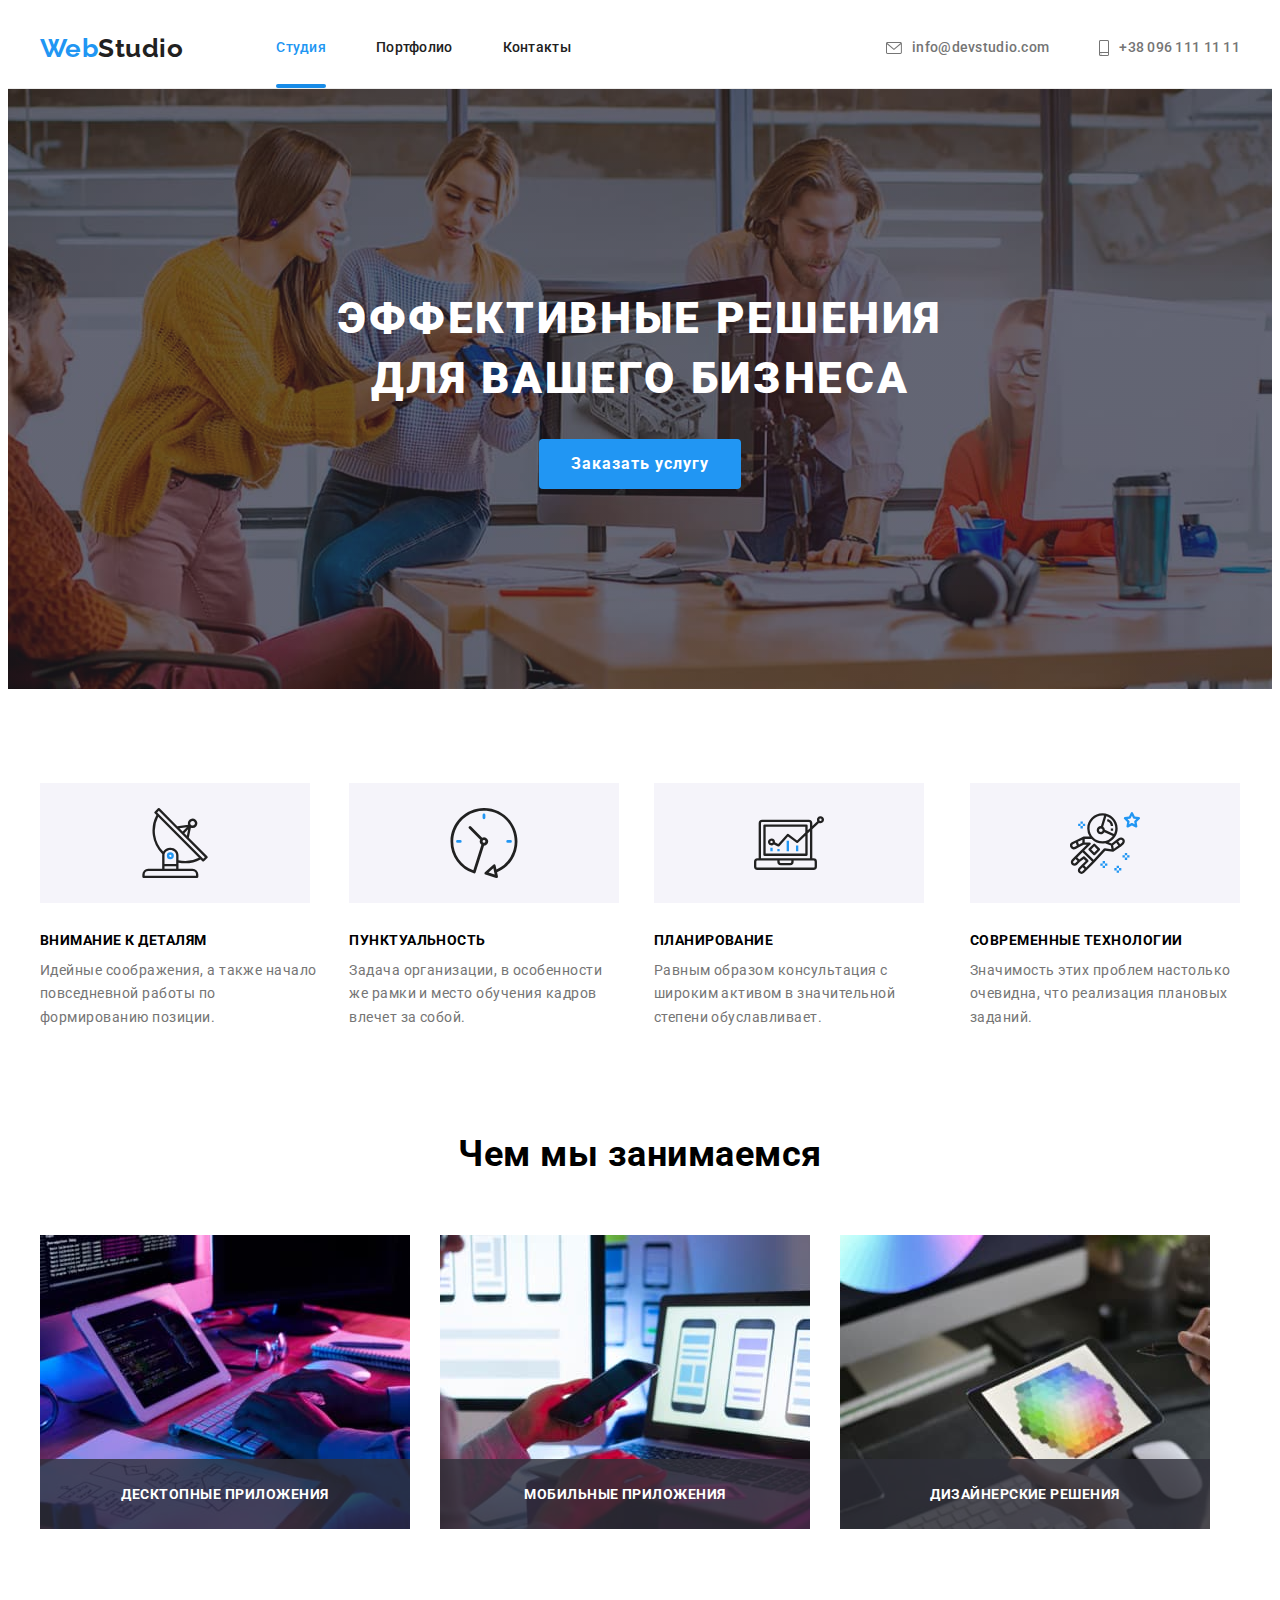
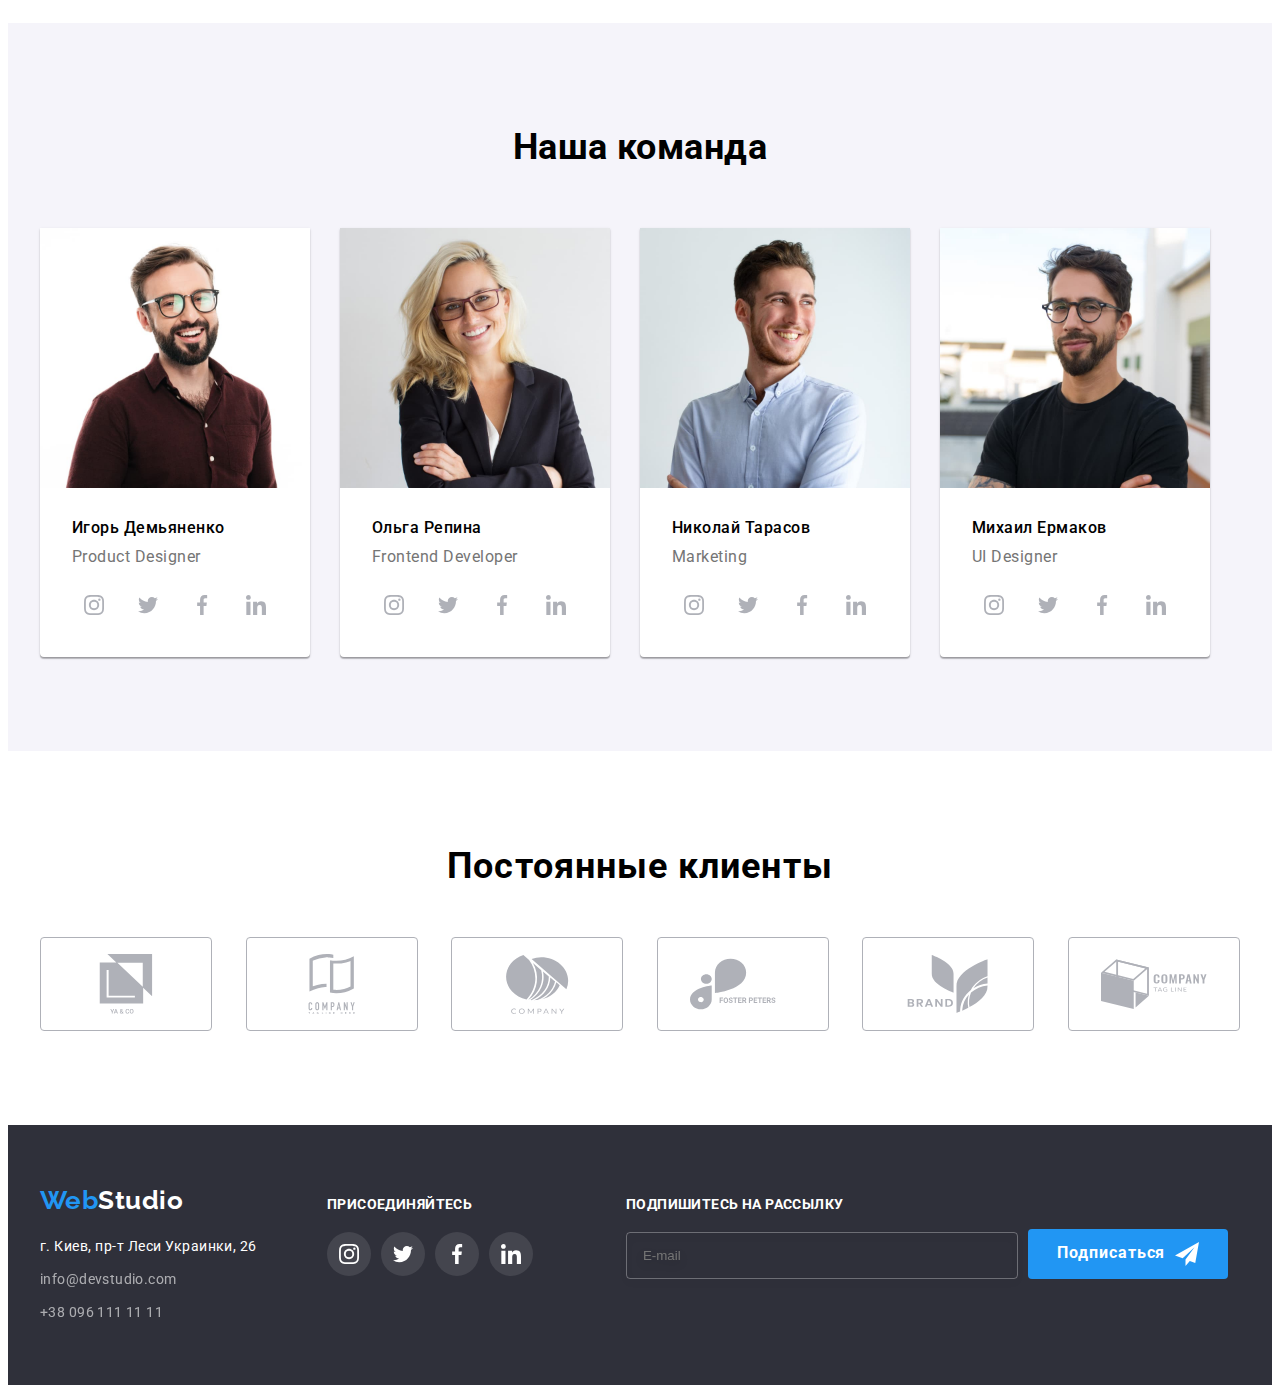
<file: index.html>
<!DOCTYPE html>
<html lang="ru">
  <head>
    <meta charset="UTF-8" />
    <meta http-equiv="X-UA-Compatible" content="IE=edge" />
    <meta name="viewport" content="width=device-width, initial-scale=1.0" />
    <title>Homework7</title>
    <link rel="preconnect" href="https://fonts.googleapis.com" />
    <link rel="preconnect" href="https://fonts.gstatic.com" crossorigin />
    <link
      href="https://fonts.googleapis.com/css2?family=Raleway:wght@700&family=Roboto:wght@400;500;700;900&display=swap"
      rel="stylesheet"
    />
    <link
      rel="stylesheet"
      href="https://cdnjs.cloudflare.com/ajax/libs/modern-normalize/1.1.0/modern-normalize.min.css"
      integrity="sha512-wpPYUAdjBVSE4KJnH1VR1HeZfpl1ub8YT/NKx4PuQ5NmX2tKuGu6U/JRp5y+Y8XG2tV+wKQpNHVUX03MfMFn9Q=="
      crossorigin="anonymous"
      referrerpolicy="no-referrer"
    />
    <link rel="stylesheet" href="./css/main.min.css" />
  </head>
  <body>
    <!--Шапка-->
    <header class="header">
      <div class="container header__inner">
        <nav class="header__nav">
          <a class="logo" href="./index.html"><span class="logo__web">Web</span>Studio</a>
          <ul class="list header__list-nav">
            <li class="item">
              <a
                class="header__link header__link--line header__link--index-page"
                href="./index.html"
                >Студия</a
              >
            </li>
            <li class="item">
              <a class="header__link header__link--line" href="./portfolio.html">Портфолио</a>
            </li>
            <li class="item"><a class="header__link header__link--line" href="#">Контакты</a></li>
          </ul>
        </nav>
        <ul class="list header__list-contact">
          <li class="item header__item-contact">
            <a
              class="header__link header__link-contact header__svg"
              href="mailto:info@devstudio.com"
            >
              <svg width="16" height="12" class="header__icon">
                <use href="./img/icons.svg#icon-list"></use>
              </svg>
              info@devstudio.com</a
            >
          </li>
          <li class="item header__item-contact">
            <a class="header__link header__link-contact header__svg" href="tel:+380961111111">
              <svg width="10" height="16" class="header__icon">
                <use href="./img/icons.svg#icon-phone"></use>
              </svg>
              +38 096 111 11 11</a
            >
          </li>
        </ul>
      </div>
    </header>

    <main>
      <!--Окно призыва к действию-->
      <section class="hero">
        <div class="container">
          <h1 class="hero__title">Эффективные решения<br />для вашего бизнеса</h1>
          <button data-modal-open class="hero__btn" type="button">Заказать услугу</button>
        </div>
      </section>

      <!--Что мы предлагаем?-->
      <section class="section section__padding">
        <div class="container">
          <h2 class="visually-hidden">Что мы предлагаем?</h2>
          <ul class="list features">
            <li class="item">
              <div class="features__icon">
                <svg width="70" height="70">
                  <use href="./img/icons.svg#icon-antenna"></use>
                </svg>
              </div>
              <h3 class="features__title">Внимание к деталям</h3>
              <p class="features__text">
                Идейные соображения, а также начало повседневной работы по формированию позиции.
              </p>
            </li>
            <li class="item">
              <div class="features__icon">
                <svg width="70" height="70">
                  <use href="./img/icons.svg#icon-clock"></use>
                </svg>
              </div>
              <h3 class="features__title">Пунктуальность</h3>
              <p class="features__text">
                Задача организации, в особенности же рамки и место обучения кадров влечет за собой.
              </p>
            </li>
            <li class="item">
              <div class="features__icon">
                <svg width="70" height="70">
                  <use href="./img/icons.svg#icon-diagram"></use>
                </svg>
              </div>
              <h3 class="features__title">Планирование</h3>
              <p class="features__text">
                Равным образом консультация с широким активом в значительной степени обуславливает.
              </p>
            </li>
            <li class="item">
              <div class="features__icon">
                <svg width="70" height="70">
                  <use href="./img/icons.svg#icon-astronaut"></use>
                </svg>
              </div>
              <h3 class="features__title">Современные технологии</h3>
              <p class="features__text">
                Значимость этих проблем настолько очевидна, что реализация плановых заданий.
              </p>
            </li>
          </ul>
        </div>
      </section>
      <!--Чем мы занимаемся-->
      <section class="section suggest-section">
        <div class="container">
          <h2 class="section__title suggest-section__title">Чем мы занимаемся</h2>
          <ul class="list suggest">
            <li class="item suggest__item">
              <img
                src="./img/index/img-1.jpg"
                alt="Работа на компьютере"
                width="370"
                height="294"
              />
              <div class="suggest__overlay">
                <p class="suggest__overlay-text">Десктопные приложения</p>
              </div>
            </li>
            <li class="item suggest__item">
              <img
                src="./img/index/img-2.jpg"
                alt="Работа на компьютере"
                width="370"
                height="294"
              />
              <div class="suggest__overlay">
                <p class="suggest__overlay-text">Мобильные приложения</p>
              </div>
            </li>
            <li class="item suggest__item">
              <img
                src="./img/index/img-3.jpg"
                alt="Работа на компьютере"
                width="370"
                height="294"
              />
              <div class="suggest__overlay">
                <p class="suggest__overlay-text">Дизайнерские решения</p>
              </div>
            </li>
          </ul>
        </div>
      </section>
      <!--Наша команда-->
      <section class="comand-section section">
        <div class="container">
          <h2 class="section__title comand-section__title">Наша команда</h2>
          <ul class="list comand">
            <li class="item comand__border">
              <img
                src="./img/index/img-5.jpg"
                alt="Фото Игорь Демьяненко"
                width="270"
                height="260"
              />
              <div class="comand__text">
                <h3 class="comand__title">Игорь Демьяненко</h3>
                <p class="comand__desc">Product Designer</p>

                <div class="comand__inner-icon">
                  <ul class="list comand__list-icon">
                    <li class="item">
                      <a href="" class="comand__link-icon">
                        <svg width="20" height="20" class="comand__icon">
                          <use href="./img/icons.svg#icon-instagram"></use>
                        </svg>
                      </a>
                    </li>

                    <li class="item comand-icon-bg">
                      <a href="" class="comand__link-icon">
                        <svg width="20" height="20" class="comand__icon">
                          <use href="./img/icons.svg#icon-twitter"></use>
                        </svg>
                      </a>
                    </li>

                    <li class="item comand-icon-bg">
                      <a href="" class="comand__link-icon">
                        <svg width="20" height="20" class="comand__icon">
                          <use href="./img/icons.svg#icon-facebook"></use>
                        </svg>
                      </a>
                    </li>

                    <li class="item comand-icon-bg">
                      <a href="" class="comand__link-icon">
                        <svg width="20" height="20" class="comand__icon">
                          <use href="./img/icons.svg#icon-linkedin"></use>
                        </svg>
                      </a>
                    </li>
                  </ul>
                </div>
              </div>
            </li>
            <li class="item comand__border">
              <img src="./img/index/img-6.jpg" alt="Фото Ольга Репина" width="270" height="260" />
              <div class="comand__text">
                <h3 class="comand__title">Ольга Репина</h3>
                <p class="comand__desc">Frontend Developer</p>

                <div class="comand__inner-icon">
                  <ul class="list comand__list-icon">
                    <li class="item">
                      <a href="" class="comand__link-icon">
                        <svg width="20" height="20" class="comand__icon">
                          <use href="./img/icons.svg#icon-instagram"></use>
                        </svg>
                      </a>
                    </li>

                    <li class="item">
                      <a href="" class="comand__link-icon">
                        <svg width="20" height="20" class="comand__icon">
                          <use href="./img/icons.svg#icon-twitter"></use>
                        </svg>
                      </a>
                    </li>

                    <li class="item">
                      <a href="" class="comand__link-icon">
                        <svg width="20" height="20" class="comand__icon">
                          <use href="./img/icons.svg#icon-facebook"></use>
                        </svg>
                      </a>
                    </li>

                    <li class="item">
                      <a href="" class="comand__link-icon">
                        <svg width="20" height="20" class="comand__icon">
                          <use href="./img/icons.svg#icon-linkedin"></use>
                        </svg>
                      </a>
                    </li>
                  </ul>
                </div>
              </div>
            </li>
            <li class="item comand__border">
              <img
                src="./img/index/img-7.jpg"
                alt="Фото Николай Тарасов"
                width="270"
                height="260"
              />
              <div class="comand__text">
                <h3 class="comand__title">Николай Тарасов</h3>
                <p class="comand__desc">Marketing</p>

                <div class="comand__inner-icon">
                  <ul class="list comand__list-icon">
                    <li class="item">
                      <a href="" class="comand__link-icon">
                        <svg width="20" height="20" class="comand__icon">
                          <use href="./img/icons.svg#icon-instagram"></use>
                        </svg>
                      </a>
                    </li>

                    <li class="item">
                      <a href="" class="comand__link-icon">
                        <svg width="20" height="20" class="comand__icon">
                          <use href="./img/icons.svg#icon-twitter"></use>
                        </svg>
                      </a>
                    </li>

                    <li class="item">
                      <a href="" class="comand__link-icon">
                        <svg width="20" height="20" class="comand__icon">
                          <use href="./img/icons.svg#icon-facebook"></use>
                        </svg>
                      </a>
                    </li>

                    <li class="item">
                      <a href="" class="comand__link-icon">
                        <svg width="20" height="20" class="comand__icon">
                          <use href="./img/icons.svg#icon-linkedin"></use>
                        </svg>
                      </a>
                    </li>
                  </ul>
                </div>
              </div>
            </li>
            <li class="item comand__border">
              <img src="./img/index/img-8.jpg" alt="Фото Михаил Ермаков" width="270" height="260" />
              <div class="comand__text">
                <h3 class="comand__title">Михаил Ермаков</h3>
                <p class="comand__desc">UI Designer</p>

                <div class="comand__inner-icon">
                  <ul class="list comand__list-icon">
                    <li class="item">
                      <a href="" class="comand__link-icon">
                        <svg width="20" height="20" class="comand__icon">
                          <use href="./img/icons.svg#icon-instagram"></use>
                        </svg>
                      </a>
                    </li>

                    <li class="item">
                      <a href="" class="comand__link-icon">
                        <svg width="20" height="20" class="comand__icon">
                          <use href="./img/icons.svg#icon-twitter"></use>
                        </svg>
                      </a>
                    </li>

                    <li class="item">
                      <a href="" class="comand__link-icon">
                        <svg width="20" height="20" class="comand__icon">
                          <use href="./img/icons.svg#icon-facebook"></use>
                        </svg>
                      </a>
                    </li>

                    <li class="item">
                      <a href="" class="comand__link-icon">
                        <svg width="20" height="20" class="comand__icon">
                          <use href="./img/icons.svg#icon-linkedin"></use>
                        </svg>
                      </a>
                    </li>
                  </ul>
                </div>
              </div>
            </li>
          </ul>
        </div>
      </section>
      <!-- Постоянные клиенты -->
      <section class="section clients-section">
        <div class="container">
          <h2 class="clients-section__title">Постоянные клиенты</h2>
          <div>
            <ul class="list clients">
              <li class="item">
                <a href="" class="clients__link">
                  <svg class="clients__icon" width="106" height="60">
                    <use href="./img/icons.svg#icon-group"></use>
                  </svg>
                </a>
              </li>

              <li class="item">
                <a href="" class="clients__link">
                  <svg class="clients__icon" width="106" height="60">
                    <use href="./img/icons.svg#icon-group2"></use>
                  </svg>
                </a>
              </li>

              <li class="item">
                <a href="" class="clients__link">
                  <svg class="clients__icon" width="106" height="60">
                    <use href="./img/icons.svg#icon-group3"></use>
                  </svg>
                </a>
              </li>

              <li class="item">
                <a href="" class="clients__link">
                  <svg class="clients__icon" width="106" height="60">
                    <use href="./img/icons.svg#icon-group4"></use>
                  </svg>
                </a>
              </li>

              <li class="item">
                <a href="" class="clients__link">
                  <svg class="clients__icon" width="106" height="60">
                    <use href="./img/icons.svg#icon-group5"></use>
                  </svg>
                </a>
              </li>

              <li class="item">
                <a href="" class="clients__link">
                  <svg class="clients__icon" width="106" height="60">
                    <use href="./img/icons.svg#icon-group6"></use>
                  </svg>
                </a>
              </li>
            </ul>
          </div>
        </div>
      </section>
    </main>

    <footer class="footer">
      <!--Подвал-->
      <div class="container footer__inner">
        <div>
          <a class="logo logo--footer" href="./index.html"
            ><span class="logo__web">Web</span>Studio</a
          >
          <address>
            <a class="footer__maps" href="https://goo.gl/maps/QTUrrY7Di1VDdfHk6"
              >г. Киев, пр-т Леси Украинки, 26</a
            >
          </address>
          <a
            class="header__link footer__link footer__link--padding"
            href="mailto:info@devstudio.com"
            >info@devstudio.com</a
          >
          <a class="header__link footer__link" href="tel:+380961111111">+38 096 111 11 11</a>
        </div>
        <div class="footer__inner-svg">
          <p class="footer__link-label">присоединяйтесь</p>
          <div>
            <ul class="list footer__list">
              <li class="item">
                <a href="" class="footer__link-svg">
                  <svg width="20" height="20" class="footer__icon">
                    <use href="./img/icons.svg#icon-instagram"></use>
                  </svg>
                </a>
              </li>

              <li class="item">
                <a href="" class="footer__link-svg">
                  <svg width="20" height="20" class="footer__icon">
                    <use href="./img/icons.svg#icon-twitter"></use>
                  </svg>
                </a>
              </li>

              <li class="item">
                <a href="" class="footer__link-svg">
                  <svg width="20" height="20" class="footer__icon">
                    <use href="./img/icons.svg#icon-facebook"></use>
                  </svg>
                </a>
              </li>

              <li class="item">
                <a href="" class="footer__link-svg">
                  <svg width="20" height="20" class="footer__icon">
                    <use href="./img/icons.svg#icon-linkedin"></use>
                  </svg>
                </a>
              </li>
            </ul>
          </div>
        </div>
        <div class="conteiner-form-footer">
          <form class="footer-form">
            <label class="footer-form__label">
              <span class="footer-form__text">Подпишитесь на рассылку</span>
              <input type="email" name="email" class="footer-form__input" placeholder="E-mail" />
            </label>
          </form>
          <button class="footer-form__btn">
            Подписаться
            <svg width="24" height="24" class="footer-form__icon">
              <use href="./img/icons.svg#icon-send"></use>
            </svg>
          </button>
        </div>
      </div>
    </footer>

    <div class="backdrop is-hidden" data-modal>
      <div class="modal">
        <form class="modal__form">
          <button type="button" data-modal-close class="modal__button-close">
            <svg width="11" height="11" class="modal__svg-close">
              <use href="./img/icons.svg#icon-close"></use>
            </svg>
          </button>
          <h2 class="modal__title">Оставьте свои данные, мы вам перезвоним</h2>
          <label class="modal__label" for="name">Имя</label>
          <div class="modal__field">
            <input id="name" class="modal__input" type="text" name="name" autofocus />
            <svg width="18" height="18" class="modal__icon">
              <use href="./img/icons.svg#person-modal"></use>
            </svg>
          </div>
          <label class="modal__label" for="phone">Телефон</label>
          <div class="modal__field">
            <input id="phone" class="modal__input" type="text" name="name" autofocus />
            <svg width="18" height="18" class="modal__icon">
              <use href="./img/icons.svg#email-modal"></use>
            </svg>
          </div>
          <label class="modal__label" for="email">Почта</label>
          <div class="modal__field">
            <input id="email" class="modal__input" type="text" name="name" autofocus />
            <svg width="18" height="18" class="modal__icon">
              <use href="./img/icons.svg#phone-modal"></use>
            </svg>
          </div>
          <label class="modal__label" for="comment">Комментарий</label>
          <textarea
            id="comment"
            class="modal__input modal__input--texterea"
            name="feedback"
            rows="5"
            placeholder="Введите текст"
          ></textarea>
          <div class="modal__check-box">
            <label class="modal__label modal__label--check" for="done">
              <input class="modal__check visually-hidden" id="done" type="checkbox" name="done" />
              <svg class="modal__check-on" width="16" height="15">
                <use href="./img/icons.svg#check2"></use>
              </svg>
              <svg class="modal__check-off" width="16" height="15">
                <use href="./img/icons.svg#check1"></use>
              </svg>
              <span class="modal__check-label"
                >Соглашаюсь с рассылкой и принимаю
                <a class="modal__link" href="">Условия договора</a></span
              >
            </label>
          </div>
          <button class="modal__submit" type="submit">Отправить</button>
        </form>
      </div>
    </div>
    <script src="./js/modal.js"></script>
  </body>
</html>
</file>
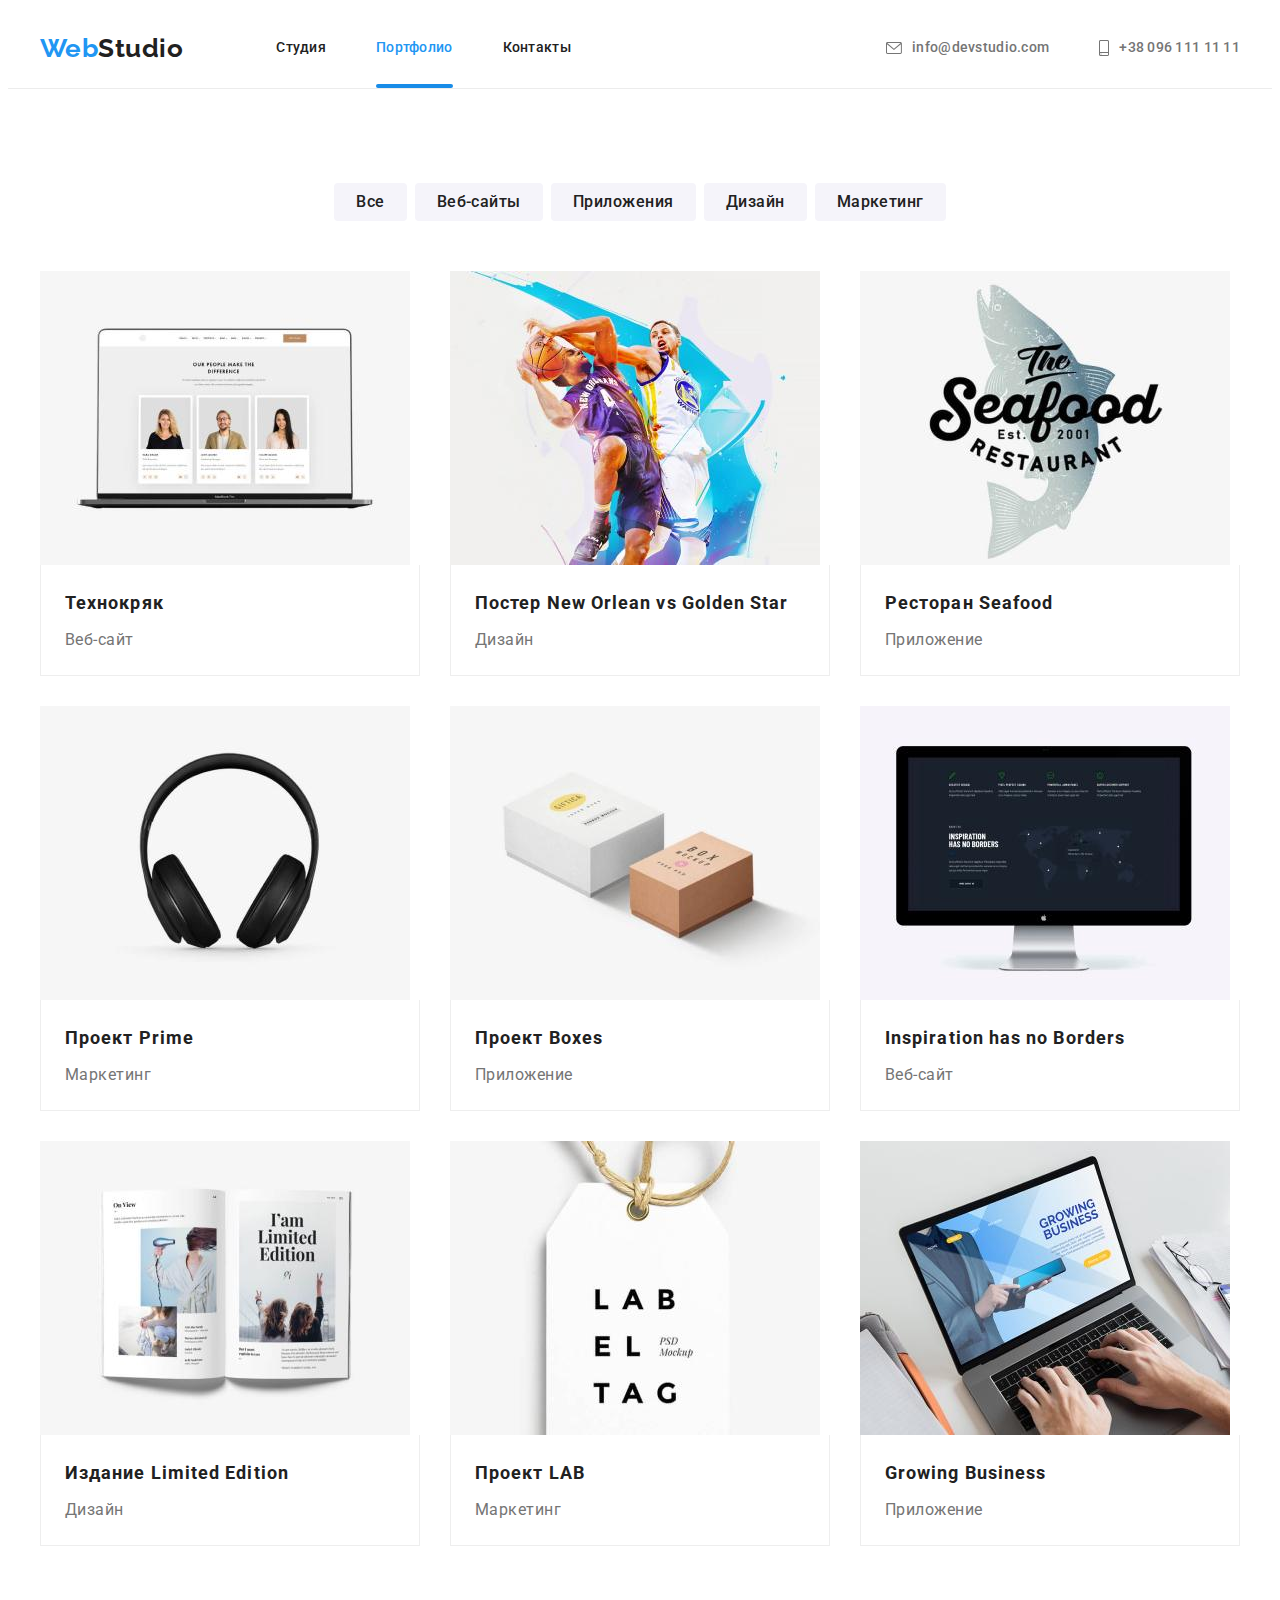
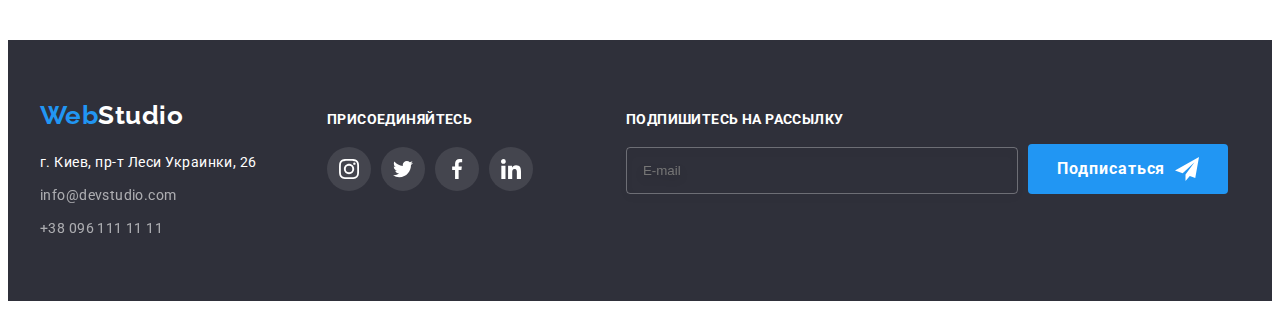
<file: portfolio.html>
<!DOCTYPE html>
<html lang="en">
  <head>
    <meta charset="UTF-8" />
    <meta http-equiv="X-UA-Compatible" content="IE=edge" />
    <meta name="viewport" content="width=device-width, initial-scale=1.0" />
    <title>Portfolio</title>
    <link rel="preconnect" href="https://fonts.googleapis.com" />
    <link rel="preconnect" href="https://fonts.gstatic.com" crossorigin />
    <link
      href="https://fonts.googleapis.com/css2?family=Raleway:wght@700&family=Roboto:wght@400;500;700;900&display=swap"
      rel="stylesheet"
    />
    <link
      rel="stylesheet"
      href="https://cdnjs.cloudflare.com/ajax/libs/modern-normalize/1.1.0/modern-normalize.min.css"
      integrity="sha512-wpPYUAdjBVSE4KJnH1VR1HeZfpl1ub8YT/NKx4PuQ5NmX2tKuGu6U/JRp5y+Y8XG2tV+wKQpNHVUX03MfMFn9Q=="
      crossorigin="anonymous"
      referrerpolicy="no-referrer"
    />
    <link rel="stylesheet" href="./css/portfolio.min.css" />
  </head>
  <body>
    <!--Шапка-->
    <header class="header">
      <div class="container header__inner">
        <nav class="header__nav">
          <a class="logo" href="./index.html"><span class="logo__web">Web</span>Studio</a>
          <ul class="list header__list-nav">
            <li class="item">
              <a class="header__link header__link--line" href="./index.html">Студия</a>
            </li>
            <li class="item">
              <a
                class="header__link header__link--line header__link--portfolio-page"
                href="./portfolio.html"
                >Портфолио</a
              >
            </li>
            <li class="item"><a class="header__link header__link--line" href="#">Контакты</a></li>
          </ul>
        </nav>
        <ul class="list header__list-contact">
          <li class="item header__item-contact">
            <a
              class="header__link header__link-contact header__svg"
              href="mailto:info@devstudio.com"
            >
              <svg width="16" height="12" class="header__icon">
                <use href="./img/icons.svg#icon-list"></use>
              </svg>
              info@devstudio.com</a
            >
          </li>
          <li class="item header__item-contact">
            <a class="header__link header__link-contact header__svg" href="tel:+380961111111">
              <svg width="10" height="16" class="header__icon">
                <use href="./img/icons.svg#icon-phone"></use>
              </svg>
              +38 096 111 11 11</a
            >
          </li>
        </ul>
      </div>
    </header>
    <main>
      <!--Портфолио-->
      <section class="section">
        <div class="container">
          <h1 class="visually-hidden">Портфолио</h1>
          <ul class="list filter">
            <li class="item">
              <button class="filter__btn" type="button">Все</button>
            </li>
            <li class="item">
              <button class="filter__btn" type="button">Веб-сайты</button>
            </li>
            <li class="item">
              <button class="filter__btn" type="button">Приложения</button>
            </li>
            <li class="item">
              <button class="filter__btn" type="button">Дизайн</button>
            </li>
            <li class="item">
              <button class="filter__btn" type="button">Маркетинг</button>
            </li>
          </ul>
          <ul class="list card">
            <li class="item card__item">
              <a href="" class="card__link">
                <div class="card__overflow">
                  <img src="./img/portfolio/1.jpg" alt="" />
                  <div class="card__overlay">
                    <p class="card__text">
                      Ресурс предлагает комплексные предложения с разным уровнем функционала и
                      сервисов. Все это позволит посетителю получить исчерпывающие сведения о
                      компании или частном лице.
                    </p>
                  </div>
                </div>
                <div class="card__border">
                  <h2 class="card__title">Технокряк</h2>
                  <p class="card__desc">Веб-сайт</p>
                </div>
              </a>
            </li>
            <li class="item card__item">
              <a href="" class="card__link">
                <div class="card__overflow">
                  <img src="./img/portfolio/2.jpg" alt="" />
                  <div class="card__overlay">
                    <p class="card__text">
                      Ресурс предлагает комплексные предложения с разным уровнем функционала и
                      сервисов. Все это позволит посетителю получить исчерпывающие сведения о
                      компании или частном лице.
                    </p>
                  </div>
                </div>
                <div class="card__border">
                  <h2 class="card__title">Постер New Orlean vs Golden Star</h2>
                  <p class="card__desc">Дизайн</p>
                </div>
              </a>
            </li>
            <li class="item card__item">
              <a href="" class="card__link">
                <div class="card__overflow">
                  <img src="./img/portfolio/3.jpg" alt="" />
                  <div class="card__overlay">
                    <p class="card__text">
                      Ресурс предлагает комплексные предложения с разным уровнем функционала и
                      сервисов. Все это позволит посетителю получить исчерпывающие сведения о
                      компании или частном лице.
                    </p>
                  </div>
                </div>
                <div class="card__border">
                  <h2 class="card__title">Ресторан Seafood</h2>
                  <p class="card__desc">Приложение</p>
                </div>
              </a>
            </li>
            <li class="item card__item">
              <a href="" class="card__link">
                <div class="card__overflow">
                  <img src="./img/portfolio/4.jpg" alt="" />
                  <div class="card__overlay">
                    <p class="card__text">
                      Ресурс предлагает комплексные предложения с разным уровнем функционала и
                      сервисов. Все это позволит посетителю получить исчерпывающие сведения о
                      компании или частном лице.
                    </p>
                  </div>
                </div>
                <div class="card__border">
                  <h2 class="card__title">Проект Prime</h2>
                  <p class="card__desc">Маркетинг</p>
                </div>
              </a>
            </li>
            <li class="item card__item">
              <a href="" class="card__link">
                <div class="card__overflow">
                  <img src="./img/portfolio/5.jpg" alt="" />
                  <div class="card__overlay">
                    <p class="card__text">
                      Ресурс предлагает комплексные предложения с разным уровнем функционала и
                      сервисов. Все это позволит посетителю получить исчерпывающие сведения о
                      компании или частном лице.
                    </p>
                  </div>
                </div>
                <div class="card__border">
                  <h2 class="card__title">Проект Boxes</h2>
                  <p class="card__desc">Приложение</p>
                </div>
              </a>
            </li>
            <li class="item card__item">
              <a href="" class="card__link">
                <div class="card__overflow">
                  <img src="./img/portfolio/6.jpg" alt="" />
                  <div class="card__overlay">
                    <p class="card__text">
                      Ресурс предлагает комплексные предложения с разным уровнем функционала и
                      сервисов. Все это позволит посетителю получить исчерпывающие сведения о
                      компании или частном лице.
                    </p>
                  </div>
                </div>
                <div class="card__border">
                  <h2 class="card__title">Inspiration has no Borders</h2>
                  <p class="card__desc">Веб-сайт</p>
                </div>
              </a>
            </li>
            <li class="item card__item">
              <a href="" class="card__link">
                <div class="card__overflow">
                  <img src="./img/portfolio/7.jpg" alt="" />
                  <div class="card__overlay">
                    <p class="card__text">
                      Ресурс предлагает комплексные предложения с разным уровнем функционала и
                      сервисов. Все это позволит посетителю получить исчерпывающие сведения о
                      компании или частном лице.
                    </p>
                  </div>
                </div>
                <div class="card__border">
                  <h2 class="card__title">Издание Limited Edition</h2>
                  <p class="card__desc">Дизайн</p>
                </div>
              </a>
            </li>
            <li class="item card__item">
              <a href="" class="card__link">
                <div class="card__overflow">
                  <img src="./img/portfolio/8.jpg" alt="" />
                  <div class="card__overlay">
                    <p class="card__text">
                      Ресурс предлагает комплексные предложения с разным уровнем функционала и
                      сервисов. Все это позволит посетителю получить исчерпывающие сведения о
                      компании или частном лице.
                    </p>
                  </div>
                </div>
                <div class="card__border">
                  <h2 class="card__title">Проект LAB</h2>
                  <p class="card__desc">Маркетинг</p>
                </div>
              </a>
            </li>
            <li class="item card__item">
              <a href="" class="card__link">
                <div class="card__overflow">
                  <img src="./img/portfolio/9.jpg" alt="" />
                  <div class="card__overlay">
                    <p class="card__text">
                      Ресурс предлагает комплексные предложения с разным уровнем функционала и
                      сервисов. Все это позволит посетителю получить исчерпывающие сведения о
                      компании или частном лице.
                    </p>
                  </div>
                </div>
                <div class="card__border">
                  <h2 class="card__title">Growing Business</h2>
                  <p class="card__desc">Приложение</p>
                </div>
              </a>
            </li>
          </ul>
        </div>
      </section>
    </main>
    <footer class="footer">
      <!--Подвал-->
      <div class="container footer__inner">
        <div>
          <a class="logo logo--footer" href="./index.html"
            ><span class="logo__web">Web</span>Studio</a
          >
          <address>
            <a class="footer__maps" href="https://goo.gl/maps/QTUrrY7Di1VDdfHk6"
              >г. Киев, пр-т Леси Украинки, 26</a
            >
          </address>
          <a
            class="header__link footer__link footer__link--padding"
            href="mailto:info@devstudio.com"
            >info@devstudio.com</a
          >
          <a class="header__link footer__link" href="tel:+380961111111">+38 096 111 11 11</a>
        </div>
        <div class="footer__inner-svg">
          <p class="footer__link-label">присоединяйтесь</p>
          <div>
            <ul class="list footer__list">
              <li class="item">
                <a href="" class="footer__link-svg">
                  <svg width="20" height="20" class="footer__icon">
                    <use href="./img/icons.svg#icon-instagram"></use>
                  </svg>
                </a>
              </li>

              <li class="item">
                <a href="" class="footer__link-svg">
                  <svg width="20" height="20" class="footer__icon">
                    <use href="./img/icons.svg#icon-twitter"></use>
                  </svg>
                </a>
              </li>

              <li class="item">
                <a href="" class="footer__link-svg">
                  <svg width="20" height="20" class="footer__icon">
                    <use href="./img/icons.svg#icon-facebook"></use>
                  </svg>
                </a>
              </li>

              <li class="item">
                <a href="" class="footer__link-svg">
                  <svg width="20" height="20" class="footer__icon">
                    <use href="./img/icons.svg#icon-linkedin"></use>
                  </svg>
                </a>
              </li>
            </ul>
          </div>
        </div>
        <div class="conteiner-form-footer">
          <form class="footer-form">
            <label class="footer-form__label">
              <span class="footer-form__text">Подпишитесь на рассылку</span>
              <input type="email" name="email" class="footer-form__input" placeholder="E-mail" />
            </label>
          </form>
          <button class="footer-form__btn">
            Подписаться
            <svg width="24" height="24" class="footer-form__icon">
              <use href="./img/icons.svg#icon-send"></use>
            </svg>
          </button>
        </div>
      </div>
    </footer>
  </body>
</html>
</file>
<file: css/main.min.css>
h1,h2,h3,h4,h5,h6,p{margin:0}img{display:block}.list{margin:0;padding:0}.item{list-style:none}body{background-color:var(--white-color);font-family:"Roboto",sans-serif;color:var(--main-color);font-weight:700;letter-spacing:.03em}.container{width:1200px;padding-left:15px;padding-right:15px;margin:0 auto}.section{padding-top:94px;padding-bottom:94px}.section__padding{padding-bottom:0}.section__title{font-size:36px;line-height:1.7;text-align:center}.visually-hidden{position:absolute;width:1px;height:1px;margin:-1px;border:0;padding:0;white-space:nowrap;-webkit-clip-path:inset(100%);clip-path:inset(100%);clip:rect(0 0 0 0);overflow:hidden}.logo{font-family:"Raleway",sans-serif;font-weight:700;font-size:26px;line-height:1.19;text-decoration:none;color:#212121;margin-right:auto}.logo .logo__web{color:#2196f3}.header{border-bottom:1px solid #ececec}.header__inner,.header__nav{display:-webkit-box;display:-ms-flexbox;display:flex;-webkit-box-pack:start;-ms-flex-pack:start;justify-content:start;-webkit-box-align:center;-ms-flex-align:center;align-items:center}.logo{font-family:"Raleway",sans-serif;font-weight:700;font-size:26px;line-height:1.19;text-decoration:none;color:#212121;margin-right:auto}.logo .logo__web{color:#2196f3}.header__list-nav,.header__list-contact{display:-webkit-box;display:-ms-flexbox;display:flex;gap:50px}.header__list-nav{margin-left:93px}.header__list-contact{margin-left:auto}.header__link{display:block;color:#212121;font-weight:500;font-size:14px;line-height:1.14;letter-spacing:.02em;text-decoration:none;padding-top:32px;padding-bottom:32px;-webkit-transition:color 250ms cubic-bezier(0.4, 0, 0.2, 1);transition:color 250ms cubic-bezier(0.4, 0, 0.2, 1)}.header__link:hover,.header__link:focus{color:#2196f3}.header__link--line{position:relative}.header__link--line::after{position:absolute;content:"";bottom:0;display:block;background-color:#188ce8;width:100%;height:4px;border-radius:2px;-webkit-transform:scaleX(0);transform:scaleX(0);-webkit-transition:-webkit-transform 250ms var(--cubic);transition:-webkit-transform 250ms var(--cubic);transition:transform 250ms var(--cubic);transition:transform 250ms var(--cubic), -webkit-transform 250ms var(--cubic)}.header__link--line:hover::after,.header__link--line:focus::after{-webkit-transform:scaleX(1);transform:scaleX(1)}.header__link--index-page,.header__link--portfolio-page{color:#2196f3}.header__link--index-page::after,.header__link--portfolio-page::after{position:absolute;content:"";bottom:0;display:block;background-color:#188ce8;width:100%;height:4px;border-radius:2px;-webkit-transform:scaleX(1);transform:scaleX(1)}.header__link-contact{color:#757575}.header__svg{display:-webkit-inline-box;display:-ms-inline-flexbox;display:inline-flex;-webkit-box-pack:start;-ms-flex-pack:start;justify-content:start;-webkit-box-align:center;-ms-flex-align:center;align-items:center}.header__icon{fill:#757575;margin-right:10px;-webkit-transition:fill 250ms cubic-bezier(0.4, 0, 0.2, 1);transition:fill 250ms cubic-bezier(0.4, 0, 0.2, 1)}.header__link:hover .header__icon,.header__link:focus .header__icon{fill:#2196f3}.hero{max-width:1600px;margin:0 auto;background-image:-webkit-gradient(linear, left top, right top, from(rgba(47, 48, 58, 0.4)), to(rgba(47, 48, 58, 0.4))),url(../img/index/bg.jpg);background-image:linear-gradient(to right, rgba(47, 48, 58, 0.4), rgba(47, 48, 58, 0.4)),url(../img/index/bg.jpg);background-size:cover;background-position:center;background-repeat:no-repeat;text-align:center;padding-top:200px;padding-bottom:200px}.hero__title{color:#fff;font-weight:900;font-size:44px;line-height:1.36;letter-spacing:.06em;text-transform:uppercase;text-align:center}.hero__btn{background-color:#2196f3;color:#fff;font-family:"Roboto",sans-serif;font-size:16px;line-height:1.88;font-weight:700;letter-spacing:.06em;padding:10px 32px;margin-top:30px;border:0;border-radius:4px;-webkit-transition:background-color 250ms cubic-bezier(0.4, 0, 0.2, 1);transition:background-color 250ms cubic-bezier(0.4, 0, 0.2, 1)}.hero__btn:hover,.hero__btn:focus{background-color:#188ce8}.features{display:-webkit-box;display:-ms-flexbox;display:flex;gap:30px}.features__title{font-size:14px;line-height:1.14;text-transform:uppercase;margin-bottom:10px}.features__text{color:#757575;font-weight:400;font-size:14px;line-height:1.7}.features__icon{display:-webkit-box;display:-ms-flexbox;display:flex;-webkit-box-pack:center;-ms-flex-pack:center;justify-content:center;-webkit-box-align:center;-ms-flex-align:center;align-items:center;background-color:#f5f4fa;width:270px;height:120px;margin-bottom:30px}.suggest-section__title{margin-bottom:50px}.suggest{display:-webkit-box;display:-ms-flexbox;display:flex;gap:30px}.suggest__item{position:relative}.suggest__overlay{display:-webkit-box;display:-ms-flexbox;display:flex;-webkit-box-pack:center;-ms-flex-pack:center;justify-content:center;-webkit-box-align:center;-ms-flex-align:center;align-items:center;position:absolute;bottom:0;width:370px;height:70px;background-color:rgba(47,48,58,.8)}.suggest__overlay-text{font-size:14px;line-height:1.1428571429;text-transform:uppercase;color:#fff}.comand-section{background-color:#f5f4fa}.comand-section__title{margin-bottom:50px}.comand{display:-webkit-box;display:-ms-flexbox;display:flex;-webkit-box-pack:start;-ms-flex-pack:start;justify-content:start;-webkit-box-align:center;-ms-flex-align:center;align-items:center;gap:30px}.comand__title{font-weight:500;font-size:16px;line-height:1.19;margin-bottom:10px}.comand__text{padding-top:30px;padding-bottom:30px;padding-left:32px;padding-right:32px}.comand__border{background-color:#fff;-webkit-box-shadow:0px 1px 3px rgba(0,0,0,.12),0px 1px 1px rgba(0,0,0,.14),0px 2px 1px rgba(0,0,0,.2);box-shadow:0px 1px 3px rgba(0,0,0,.12),0px 1px 1px rgba(0,0,0,.14),0px 2px 1px rgba(0,0,0,.2);border-radius:0px 0px 4px 4px}.comand__desc{color:#757575;font-weight:400;font-size:16px;line-height:1.19}.comand__inner-icon{display:-webkit-box;display:-ms-flexbox;display:flex;-webkit-box-pack:center;-ms-flex-pack:center;justify-content:center;-webkit-box-align:normal;-ms-flex-align:normal;align-items:normal;margin-top:16px}.comand__list-icon{display:-webkit-box;display:-ms-flexbox;display:flex;-webkit-box-pack:center;-ms-flex-pack:center;justify-content:center;-webkit-box-align:normal;-ms-flex-align:normal;align-items:normal;gap:10px}.comand__link-icon{display:-webkit-inline-box;display:-ms-inline-flexbox;display:inline-flex;-webkit-box-pack:center;-ms-flex-pack:center;justify-content:center;-webkit-box-align:center;-ms-flex-align:center;align-items:center;list-style:none;margin:0;padding:0;color:#fff;width:44px;height:44px;border-radius:50%;-webkit-transition:background-color 250ms cubic-bezier(0.4, 0, 0.2, 1),fill 250ms cubic-bezier(0.4, 0, 0.2, 1);transition:background-color 250ms cubic-bezier(0.4, 0, 0.2, 1),fill 250ms cubic-bezier(0.4, 0, 0.2, 1)}.comand__link-icon:hover,.comand__link-icon:focus{background-color:#2196f3;cursor:pointer}.comand__icon{fill:#afb1b8}.comand__link-icon:hover .comand__icon,.comand__link-icon:focus .comand__icon{fill:#fff}.clients{display:-webkit-box;display:-ms-flexbox;display:flex;-webkit-box-pack:justify;-ms-flex-pack:justify;justify-content:space-between;-webkit-box-align:center;-ms-flex-align:center;align-items:center}.clients__link{display:-webkit-inline-box;display:-ms-inline-flexbox;display:inline-flex;-webkit-box-pack:center;-ms-flex-pack:center;justify-content:center;-webkit-box-align:center;-ms-flex-align:center;align-items:center;width:170px;height:92px;margin:0;border:1px solid #afb1b8;border-radius:4px;color:#afb1b8;-webkit-transition:border 250ms cubic-bezier(0.4, 0, 0.2, 1),color 250ms cubic-bezier(0.4, 0, 0.2, 1);transition:border 250ms cubic-bezier(0.4, 0, 0.2, 1),color 250ms cubic-bezier(0.4, 0, 0.2, 1)}.clients__link:hover,.clients__link:focus{border-color:#2196f3;cursor:pointer;color:#2196f3}.clients__link .clients__icon{fill:currentColor}.clients-section__title{font-size:36px;line-height:1.1666666667;text-align:center;letter-spacing:.03em;margin-bottom:50px}.footer{background-color:#2f303a;padding-top:60px;padding-bottom:60px}.footer__inner{display:-webkit-box;display:-ms-flexbox;display:flex;-webkit-box-pack:start;-ms-flex-pack:start;justify-content:start;-webkit-box-align:baseline;-ms-flex-align:baseline;align-items:baseline}.logo--footer{color:#fff}.footer__maps{color:#fff;font-family:"Roboto",sans-serif;font-style:normal;font-weight:400;font-size:14px;line-height:1.7;text-decoration:none;-webkit-transition:color 250ms cubic-bezier(0.4, 0, 0.2, 1);transition:color 250ms cubic-bezier(0.4, 0, 0.2, 1)}.footer__maps :hover{color:#2196f3}address{margin-top:20px;margin-bottom:9px}.footer__link{color:#fff;opacity:.6;font-weight:400;line-height:1.71;letter-spacing:.03em;padding:0}.footer__link--padding{margin-bottom:9px}.footer__link-label{color:#fff;font-size:14px;line-height:1.1428571429;letter-spacing:.03em;text-transform:uppercase;margin-bottom:20px}.footer__inner-svg{margin-left:70px}.footer__list{display:-webkit-inline-box;display:-ms-inline-flexbox;display:inline-flex;gap:10px}.footer__link-svg{display:-webkit-inline-box;display:-ms-inline-flexbox;display:inline-flex;-webkit-box-pack:center;-ms-flex-pack:center;justify-content:center;-webkit-box-align:center;-ms-flex-align:center;align-items:center;list-style:none;color:#fff;background-color:rgba(255,255,255,.1);width:44px;height:44px;border-radius:50%;-webkit-transition:background-color 250ms cubic-bezier(0.4, 0, 0.2, 1);transition:background-color 250ms cubic-bezier(0.4, 0, 0.2, 1)}.footer__link-svg:hover,.footer__link-svg:focus{background-color:#2196f3;cursor:pointer}.footer__icon{fill:#fff}.footer__link-svg:hover .footer__icon,.footer__link-svg:focus .footer__icon{fill:#fff}.conteiner-form-footer{display:-webkit-box;display:-ms-flexbox;display:flex;-webkit-box-pack:start;-ms-flex-pack:start;justify-content:start;-webkit-box-align:end;-ms-flex-align:end;align-items:flex-end}.footer-form{margin-left:93px;margin-right:10px}.footer-form__label{display:-webkit-box;display:-ms-flexbox;display:flex;-webkit-box-orient:vertical;-webkit-box-direction:normal;-ms-flex-direction:column;flex-direction:column}.footer-form__text{color:#fff;font-size:14px;line-height:1.1428571429;letter-spacing:.03em;text-transform:uppercase;margin-bottom:20px}.footer-form__input{background-color:rgba(0,0,0,0);width:358px;border:1px solid rgba(255,255,255,.3);-webkit-filter:drop-shadow(0px 4px 4px rgba(0, 0, 0, 0.15));filter:drop-shadow(0px 4px 4px rgba(0, 0, 0, 0.15));border-radius:4px;padding:15px 16px;color:#fff}.footer-form__btn{display:-webkit-box;display:-ms-flexbox;display:flex;-webkit-box-pack:start;-ms-flex-pack:start;justify-content:start;-webkit-box-align:center;-ms-flex-align:center;align-items:center;background-color:#2196f3;color:#fff;font-family:"Roboto",sans-serif;font-size:16px;line-height:1.88;font-weight:700;letter-spacing:.06em;padding-left:29px;padding-right:29px;height:50px;border:0;border-radius:4px;-webkit-transition:background-color 250ms cubic-bezier(0.4, 0, 0.2, 1);transition:background-color 250ms cubic-bezier(0.4, 0, 0.2, 1)}.footer-form__btn:hover,.footer-form__btn:focus{background-color:#188ce8}.footer-form__icon{margin-left:10px}.backdrop{position:fixed;background-color:rgba(0,0,0,.2);width:100%;height:100%;top:0;left:0;opacity:1;-webkit-transition:opacity 250ms cubic-bezier(0.4, 0, 0.2, 1);transition:opacity 250ms cubic-bezier(0.4, 0, 0.2, 1)}.backdrop.is-hidden{opacity:0;pointer-events:none}.backdrop.is-hidden .modal{-webkit-transform:translate(-50%, -50%) scale(0.9);transform:translate(-50%, -50%) scale(0.9)}.modal{position:absolute;top:50%;left:50%;background-color:#fff;-webkit-box-shadow:0px 1px 3px rgba(0,0,0,.12),0px 1px 1px rgba(0,0,0,.14),0px 2px 1px rgba(0,0,0,.2);box-shadow:0px 1px 3px rgba(0,0,0,.12),0px 1px 1px rgba(0,0,0,.14),0px 2px 1px rgba(0,0,0,.2);border-radius:4px;-webkit-transform:translate(-50%, -50%) scale(1);transform:translate(-50%, -50%) scale(1);-webkit-transition:-webkit-transform 250ms cubic-bezier(0.4, 0, 0.2, 1);transition:-webkit-transform 250ms cubic-bezier(0.4, 0, 0.2, 1);transition:transform 250ms cubic-bezier(0.4, 0, 0.2, 1);transition:transform 250ms cubic-bezier(0.4, 0, 0.2, 1), -webkit-transform 250ms cubic-bezier(0.4, 0, 0.2, 1)}.modal__button-close{position:absolute;top:8px;right:8px;padding:0;width:30px;height:30px;border-radius:50%;border:1px solid rgba(0,0,0,.1);background-color:#fff}.modal__svg-close{fill:#000;-webkit-transition:fill 250ms cubic-bezier(0.4, 0, 0.2, 1);transition:fill 250ms cubic-bezier(0.4, 0, 0.2, 1)}.modal__button-close:hover .modal__svg-close,.modal__button-close:focus .modal__svg-close{fill:#2196f3}.modal__form{display:-webkit-box;display:-ms-flexbox;display:flex;-webkit-box-orient:vertical;-webkit-box-direction:normal;-ms-flex-direction:column;flex-direction:column;padding:40px 40px}.modal__field{display:inline-block;position:relative}.modal__title{color:#212121;font-size:20px;line-height:1.15;text-align:center;letter-spacing:.03em;margin-bottom:12px}.modal__input{width:100%;height:40px;border:1px solid rgba(33,33,33,.2);border-radius:4px;padding-left:42px}.modal__input--texterea{height:120px;resize:none;margin-bottom:20px;padding:12px 16px}.modal__label{color:#757575;font-weight:400;font-size:12px;line-height:1.1666666667;letter-spacing:.01em;margin-bottom:4px}.modal__label--check{display:-webkit-box;display:-ms-flexbox;display:flex;-webkit-box-pack:start;-ms-flex-pack:start;justify-content:start;-webkit-box-align:center;-ms-flex-align:center;align-items:center}.modal__label~.modal__label{margin-top:10px}.modal__link{color:#2196f3}.modal__icon{position:absolute;left:12px;bottom:50%;-webkit-transform:translateY(50%);transform:translateY(50%);fill:#212121;-webkit-transition:fill 250ms cubic-bezier(0.4, 0, 0.2, 1);transition:fill 250ms cubic-bezier(0.4, 0, 0.2, 1)}.modal__icon:focus{border-color:#2196f3}.modal__input:focus+.modal__icon{fill:#2196f3}.modal__submit{display:block;margin:0 auto;background-color:#2196f3;color:#fff;font-family:"Roboto",sans-serif;font-size:16px;line-height:1.88;font-weight:700;letter-spacing:.06em;padding:10px 55px;margin-top:30px;border:0;-webkit-box-shadow:0px 4px 4px rgba(0,0,0,.15);box-shadow:0px 4px 4px rgba(0,0,0,.15);border-radius:4px;-webkit-transition:background-color 250ms cubic-bezier(0.4, 0, 0.2, 1);transition:background-color 250ms cubic-bezier(0.4, 0, 0.2, 1)}.modal__submit:hover,.modal__submit:focus{background-color:#188ce8}.modal__check-box{display:-webkit-box;display:-ms-flexbox;display:flex;-webkit-box-pack:center;-ms-flex-pack:center;justify-content:center;-webkit-box-align:normal;-ms-flex-align:normal;align-items:normal}.modal__check-on{border-radius:2px;opacity:0;position:absolute;-webkit-transition:opacity 250ms cubic-bezier(0.4, 0, 0.2, 1);transition:opacity 250ms cubic-bezier(0.4, 0, 0.2, 1)}.modal__check:checked+.modal__check-on{opacity:1;background-color:#2196f3}.modal__check-off{opacity:1}.modal__check:checked~.modal__check-off{opacity:0}.modal__check-label{font-size:14px;margin-left:7px}/*# sourceMappingURL=main.min.css.map */
</file>
<file: css/portfolio.min.css>
h1,h2,h3,h4,h5,h6,p{margin:0}img{display:block}.list{margin:0;padding:0}.item{list-style:none}body{background-color:var(--white-color);font-family:"Roboto",sans-serif;color:var(--main-color);font-weight:700;letter-spacing:.03em}.container{width:1200px;padding-left:15px;padding-right:15px;margin:0 auto}.section{padding-top:94px;padding-bottom:94px}.section__padding{padding-bottom:0}.section__title{font-size:36px;line-height:1.7;text-align:center}.visually-hidden{position:absolute;width:1px;height:1px;margin:-1px;border:0;padding:0;white-space:nowrap;-webkit-clip-path:inset(100%);clip-path:inset(100%);clip:rect(0 0 0 0);overflow:hidden}.logo{font-family:"Raleway",sans-serif;font-weight:700;font-size:26px;line-height:1.19;text-decoration:none;color:#212121;margin-right:auto}.logo .logo__web{color:#2196f3}.header{border-bottom:1px solid #ececec}.header__inner,.header__nav{display:-webkit-box;display:-ms-flexbox;display:flex;-webkit-box-pack:start;-ms-flex-pack:start;justify-content:start;-webkit-box-align:center;-ms-flex-align:center;align-items:center}.logo{font-family:"Raleway",sans-serif;font-weight:700;font-size:26px;line-height:1.19;text-decoration:none;color:#212121;margin-right:auto}.logo .logo__web{color:#2196f3}.header__list-nav,.header__list-contact{display:-webkit-box;display:-ms-flexbox;display:flex;gap:50px}.header__list-nav{margin-left:93px}.header__list-contact{margin-left:auto}.header__link{display:block;color:#212121;font-weight:500;font-size:14px;line-height:1.14;letter-spacing:.02em;text-decoration:none;padding-top:32px;padding-bottom:32px;-webkit-transition:color 250ms cubic-bezier(0.4, 0, 0.2, 1);transition:color 250ms cubic-bezier(0.4, 0, 0.2, 1)}.header__link:hover,.header__link:focus{color:#2196f3}.header__link--line{position:relative}.header__link--line::after{position:absolute;content:"";bottom:0;display:block;background-color:#188ce8;width:100%;height:4px;border-radius:2px;-webkit-transform:scaleX(0);transform:scaleX(0);-webkit-transition:-webkit-transform 250ms var(--cubic);transition:-webkit-transform 250ms var(--cubic);transition:transform 250ms var(--cubic);transition:transform 250ms var(--cubic), -webkit-transform 250ms var(--cubic)}.header__link--line:hover::after,.header__link--line:focus::after{-webkit-transform:scaleX(1);transform:scaleX(1)}.header__link--index-page,.header__link--portfolio-page{color:#2196f3}.header__link--index-page::after,.header__link--portfolio-page::after{position:absolute;content:"";bottom:0;display:block;background-color:#188ce8;width:100%;height:4px;border-radius:2px;-webkit-transform:scaleX(1);transform:scaleX(1)}.header__link-contact{color:#757575}.header__svg{display:-webkit-inline-box;display:-ms-inline-flexbox;display:inline-flex;-webkit-box-pack:start;-ms-flex-pack:start;justify-content:start;-webkit-box-align:center;-ms-flex-align:center;align-items:center}.header__icon{fill:#757575;margin-right:10px;-webkit-transition:fill 250ms cubic-bezier(0.4, 0, 0.2, 1);transition:fill 250ms cubic-bezier(0.4, 0, 0.2, 1)}.header__link:hover .header__icon,.header__link:focus .header__icon{fill:#2196f3}.filter{display:-webkit-box;display:-ms-flexbox;display:flex;-webkit-box-pack:center;-ms-flex-pack:center;justify-content:center;-webkit-box-align:normal;-ms-flex-align:normal;align-items:normal;margin-bottom:50px;gap:8px}.filter__btn{background-color:#f5f4fa;color:#212121;font-family:"Roboto",sans-serif;font-weight:500;font-size:16px;line-height:1.63;letter-spacing:.03em;padding:6px 22px;border:0;border-radius:4px;-webkit-transition:background-color 250ms cubic-bezier(0.4, 0, 0.2, 1),color 250ms cubic-bezier(0.4, 0, 0.2, 1);transition:background-color 250ms cubic-bezier(0.4, 0, 0.2, 1),color 250ms cubic-bezier(0.4, 0, 0.2, 1)}.filter__btn:hover,.filter__btn:focus{background-color:#2196f3;color:#fff}.card{display:-webkit-box;display:-ms-flexbox;display:flex;-ms-flex-wrap:wrap;flex-wrap:wrap;gap:30px}.card__item{width:calc((100% - 60px)/3)}.card .card__item:hover,.card .card__item:focus{-webkit-box-shadow:0px 1px 1px rgba(0,0,0,.12),0px 4px 4px rgba(0,0,0,.06),1px 4px 6px rgba(0,0,0,.16);box-shadow:0px 1px 1px rgba(0,0,0,.12),0px 4px 4px rgba(0,0,0,.06),1px 4px 6px rgba(0,0,0,.16);-webkit-transition:-webkit-box-shadow 250ms cubic-bezier(0.4, 0, 0.2, 1);transition:-webkit-box-shadow 250ms cubic-bezier(0.4, 0, 0.2, 1);transition:box-shadow 250ms cubic-bezier(0.4, 0, 0.2, 1);transition:box-shadow 250ms cubic-bezier(0.4, 0, 0.2, 1), -webkit-box-shadow 250ms cubic-bezier(0.4, 0, 0.2, 1)}.card__title{color:#212121;font-size:18px;line-height:2;letter-spacing:.06em;margin-bottom:4px}.card__desc{color:#757575;font-weight:400;font-size:16px;line-height:1.88}.card__link{text-decoration:none}.card__border{border-left:1px solid #eee;border-right:1px solid #eee;border-bottom:1px solid #eee;padding-bottom:20px;padding-left:24px;padding-top:20px}.card__overflow{position:relative;overflow:hidden}.card__overlay{display:block;position:absolute;bottom:0;left:0;width:100%;height:100%;background-color:rgba(33,150,243,.9);-webkit-transform:translateY(100%);transform:translateY(100%);-webkit-transition:-webkit-transform 250ms cubic-bezier(0.4, 0, 0.2, 1);transition:-webkit-transform 250ms cubic-bezier(0.4, 0, 0.2, 1);transition:transform 250ms cubic-bezier(0.4, 0, 0.2, 1);transition:transform 250ms cubic-bezier(0.4, 0, 0.2, 1), -webkit-transform 250ms cubic-bezier(0.4, 0, 0.2, 1)}.card__item .card__link:hover .card__overlay,.card__item .card__link:focus .card__overlay{-webkit-transform:translateY(0);transform:translateY(0)}.card__text{font-weight:400;font-size:18px;line-height:1.5555555556;color:#fff;padding:63px 24px}.footer{background-color:#2f303a;padding-top:60px;padding-bottom:60px}.footer__inner{display:-webkit-box;display:-ms-flexbox;display:flex;-webkit-box-pack:start;-ms-flex-pack:start;justify-content:start;-webkit-box-align:baseline;-ms-flex-align:baseline;align-items:baseline}.logo--footer{color:#fff}.footer__maps{color:#fff;font-family:"Roboto",sans-serif;font-style:normal;font-weight:400;font-size:14px;line-height:1.7;text-decoration:none;-webkit-transition:color 250ms cubic-bezier(0.4, 0, 0.2, 1);transition:color 250ms cubic-bezier(0.4, 0, 0.2, 1)}.footer__maps :hover{color:#2196f3}address{margin-top:20px;margin-bottom:9px}.footer__link{color:#fff;opacity:.6;font-weight:400;line-height:1.71;letter-spacing:.03em;padding:0}.footer__link--padding{margin-bottom:9px}.footer__link-label{color:#fff;font-size:14px;line-height:1.1428571429;letter-spacing:.03em;text-transform:uppercase;margin-bottom:20px}.footer__inner-svg{margin-left:70px}.footer__list{display:-webkit-inline-box;display:-ms-inline-flexbox;display:inline-flex;gap:10px}.footer__link-svg{display:-webkit-inline-box;display:-ms-inline-flexbox;display:inline-flex;-webkit-box-pack:center;-ms-flex-pack:center;justify-content:center;-webkit-box-align:center;-ms-flex-align:center;align-items:center;list-style:none;color:#fff;background-color:rgba(255,255,255,.1);width:44px;height:44px;border-radius:50%;-webkit-transition:background-color 250ms cubic-bezier(0.4, 0, 0.2, 1);transition:background-color 250ms cubic-bezier(0.4, 0, 0.2, 1)}.footer__link-svg:hover,.footer__link-svg:focus{background-color:#2196f3;cursor:pointer}.footer__icon{fill:#fff}.footer__link-svg:hover .footer__icon,.footer__link-svg:focus .footer__icon{fill:#fff}.conteiner-form-footer{display:-webkit-box;display:-ms-flexbox;display:flex;-webkit-box-pack:start;-ms-flex-pack:start;justify-content:start;-webkit-box-align:end;-ms-flex-align:end;align-items:flex-end}.footer-form{margin-left:93px;margin-right:10px}.footer-form__label{display:-webkit-box;display:-ms-flexbox;display:flex;-webkit-box-orient:vertical;-webkit-box-direction:normal;-ms-flex-direction:column;flex-direction:column}.footer-form__text{color:#fff;font-size:14px;line-height:1.1428571429;letter-spacing:.03em;text-transform:uppercase;margin-bottom:20px}.footer-form__input{background-color:rgba(0,0,0,0);width:358px;border:1px solid rgba(255,255,255,.3);-webkit-filter:drop-shadow(0px 4px 4px rgba(0, 0, 0, 0.15));filter:drop-shadow(0px 4px 4px rgba(0, 0, 0, 0.15));border-radius:4px;padding:15px 16px;color:#fff}.footer-form__btn{display:-webkit-box;display:-ms-flexbox;display:flex;-webkit-box-pack:start;-ms-flex-pack:start;justify-content:start;-webkit-box-align:center;-ms-flex-align:center;align-items:center;background-color:#2196f3;color:#fff;font-family:"Roboto",sans-serif;font-size:16px;line-height:1.88;font-weight:700;letter-spacing:.06em;padding-left:29px;padding-right:29px;height:50px;border:0;border-radius:4px;-webkit-transition:background-color 250ms cubic-bezier(0.4, 0, 0.2, 1);transition:background-color 250ms cubic-bezier(0.4, 0, 0.2, 1)}.footer-form__btn:hover,.footer-form__btn:focus{background-color:#188ce8}.footer-form__icon{margin-left:10px}/*# sourceMappingURL=portfolio.min.css.map */
</file>
